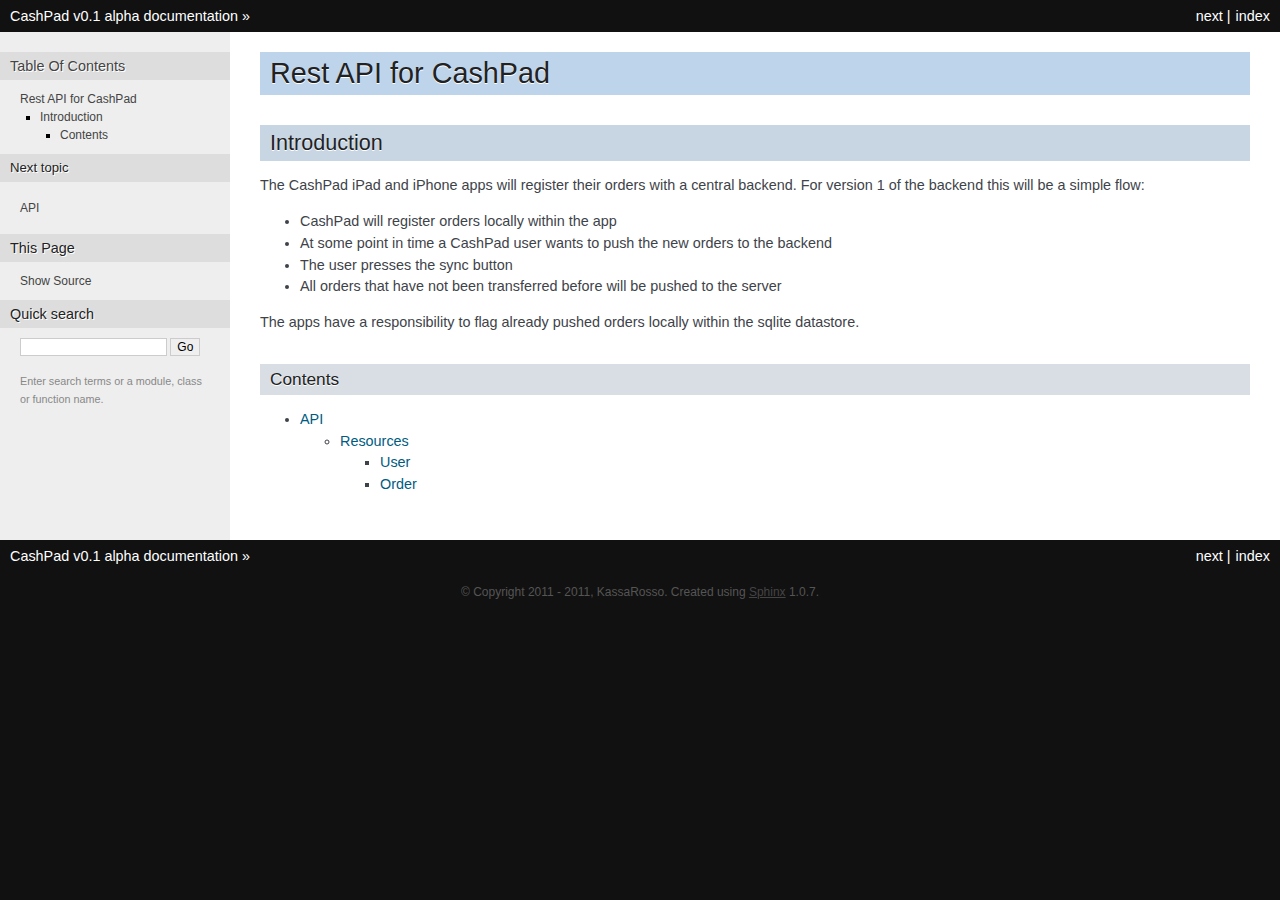
<file: index.html>
<!DOCTYPE html PUBLIC "-//W3C//DTD XHTML 1.0 Transitional//EN"
  "http://www.w3.org/TR/xhtml1/DTD/xhtml1-transitional.dtd">

<html xmlns="http://www.w3.org/1999/xhtml">
  <head>
    <meta http-equiv="Content-Type" content="text/html; charset=utf-8" />
    
    <title>Rest API for CashPad &mdash; CashPad v0.1 alpha documentation</title>
    <link rel="stylesheet" href="_static/maykinmedia.css" type="text/css" />
    <link rel="stylesheet" href="_static/pygments.css" type="text/css" />
    <script type="text/javascript">
      var DOCUMENTATION_OPTIONS = {
        URL_ROOT:    '',
        VERSION:     '0.1 alpha',
        COLLAPSE_INDEX: false,
        FILE_SUFFIX: '.html',
        HAS_SOURCE:  true
      };
    </script>
    <script type="text/javascript" src="_static/jquery.js"></script>
    <script type="text/javascript" src="_static/underscore.js"></script>
    <script type="text/javascript" src="_static/doctools.js"></script>
    <link rel="top" title="CashPad v0.1 alpha documentation" href="#" />
    <link rel="next" title="API" href="api/index.html" /> 
  </head>
  <body>
    <div class="related">
      <h3>Navigation</h3>
      <ul>
        <li class="right" style="margin-right: 10px">
          <a href="genindex.html" title="General Index"
             accesskey="I">index</a></li>
        <li class="right" >
          <a href="api/index.html" title="API"
             accesskey="N">next</a> |</li>
        <li><a href="#">CashPad v0.1 alpha documentation</a> &raquo;</li> 
      </ul>
    </div>  

    <div class="document">
      <div class="documentwrapper">
        <div class="bodywrapper">
          <div class="body">
            
  <div class="section" id="rest-api-for-cashpad">
<span id="index"></span><h1>Rest API for CashPad<a class="headerlink" href="#rest-api-for-cashpad" title="Permalink to this headline">¶</a></h1>
<div class="section" id="introduction">
<h2>Introduction<a class="headerlink" href="#introduction" title="Permalink to this headline">¶</a></h2>
<p>The CashPad iPad and iPhone apps will register their orders with a central backend. For version 1 of the backend this will be a simple flow:</p>
<ul class="simple">
<li>CashPad will register orders locally within the app</li>
<li>At some point in time a CashPad user wants to push the new orders to the backend</li>
<li>The user presses the sync button</li>
<li>All orders that have not been transferred before will be pushed to the server</li>
</ul>
<p>The apps have a responsibility to flag already pushed orders locally within the sqlite datastore.</p>
<div class="section" id="contents">
<h3>Contents<a class="headerlink" href="#contents" title="Permalink to this headline">¶</a></h3>
<div class="toctree-wrapper compound">
<ul>
<li class="toctree-l1"><a class="reference internal" href="api/index.html">API</a><ul>
<li class="toctree-l2"><a class="reference internal" href="api/resources/index.html">Resources</a><ul>
<li class="toctree-l3"><a class="reference internal" href="api/resources/user.html">User</a></li>
<li class="toctree-l3"><a class="reference internal" href="api/resources/order.html">Order</a></li>
</ul>
</li>
</ul>
</li>
</ul>
</div>
</div>
</div>
</div>


          </div>
        </div>
      </div>
      <div class="sphinxsidebar">
        <div class="sphinxsidebarwrapper">
  <h3><a href="#">Table Of Contents</a></h3>
  <ul>
<li><a class="reference internal" href="#">Rest API for CashPad</a><ul>
<li><a class="reference internal" href="#introduction">Introduction</a><ul>
<li><a class="reference internal" href="#contents">Contents</a><ul>
</ul>
</li>
</ul>
</li>
</ul>
</li>
</ul>

  <h4>Next topic</h4>
  <p class="topless"><a href="api/index.html"
                        title="next chapter">API</a></p>
  <h3>This Page</h3>
  <ul class="this-page-menu">
    <li><a href="_sources/index.txt"
           rel="nofollow">Show Source</a></li>
  </ul>
<div id="searchbox" style="display: none">
  <h3>Quick search</h3>
    <form class="search" action="search.html" method="get">
      <input type="text" name="q" size="18" />
      <input type="submit" value="Go" />
      <input type="hidden" name="check_keywords" value="yes" />
      <input type="hidden" name="area" value="default" />
    </form>
    <p class="searchtip" style="font-size: 90%">
    Enter search terms or a module, class or function name.
    </p>
</div>
<script type="text/javascript">$('#searchbox').show(0);</script>
        </div>
      </div>
      <div class="clearer"></div>
    </div>
    <div class="related">
      <h3>Navigation</h3>
      <ul>
        <li class="right" style="margin-right: 10px">
          <a href="genindex.html" title="General Index"
             >index</a></li>
        <li class="right" >
          <a href="api/index.html" title="API"
             >next</a> |</li>
        <li><a href="#">CashPad v0.1 alpha documentation</a> &raquo;</li> 
      </ul>
    </div>
    <div class="footer">
        &copy; Copyright 2011 - 2011, KassaRosso.
      Created using <a href="http://sphinx.pocoo.org/">Sphinx</a> 1.0.7.
    </div>
  </body>
</html>
</file>
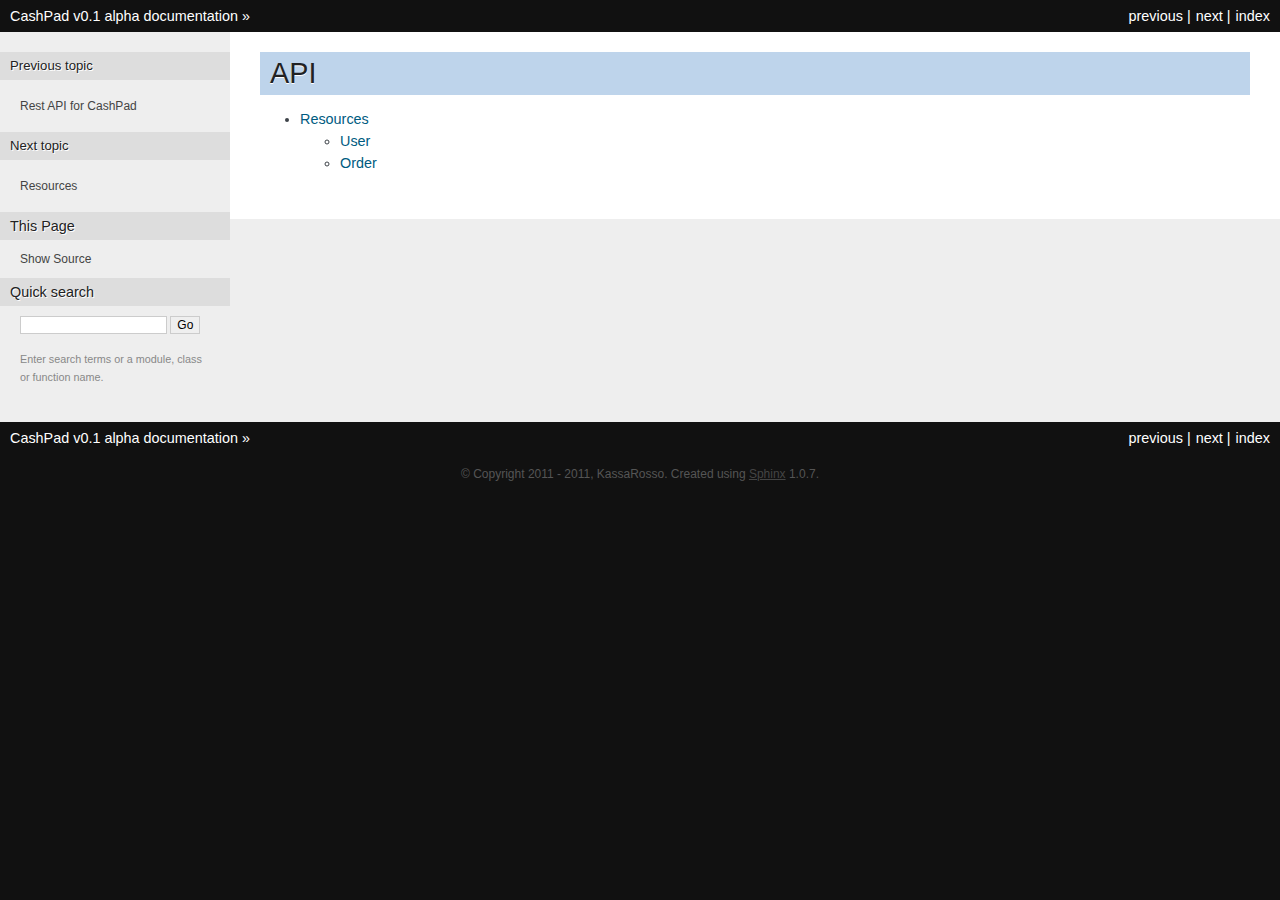
<file: api/index.html>
<!DOCTYPE html PUBLIC "-//W3C//DTD XHTML 1.0 Transitional//EN"
  "http://www.w3.org/TR/xhtml1/DTD/xhtml1-transitional.dtd">

<html xmlns="http://www.w3.org/1999/xhtml">
  <head>
    <meta http-equiv="Content-Type" content="text/html; charset=utf-8" />
    
    <title>API &mdash; CashPad v0.1 alpha documentation</title>
    <link rel="stylesheet" href="../_static/maykinmedia.css" type="text/css" />
    <link rel="stylesheet" href="../_static/pygments.css" type="text/css" />
    <script type="text/javascript">
      var DOCUMENTATION_OPTIONS = {
        URL_ROOT:    '../',
        VERSION:     '0.1 alpha',
        COLLAPSE_INDEX: false,
        FILE_SUFFIX: '.html',
        HAS_SOURCE:  true
      };
    </script>
    <script type="text/javascript" src="../_static/jquery.js"></script>
    <script type="text/javascript" src="../_static/underscore.js"></script>
    <script type="text/javascript" src="../_static/doctools.js"></script>
    <link rel="top" title="CashPad v0.1 alpha documentation" href="../index.html" />
    <link rel="next" title="Resources" href="resources/index.html" />
    <link rel="prev" title="Rest API for CashPad" href="../index.html" /> 
  </head>
  <body>
    <div class="related">
      <h3>Navigation</h3>
      <ul>
        <li class="right" style="margin-right: 10px">
          <a href="../genindex.html" title="General Index"
             accesskey="I">index</a></li>
        <li class="right" >
          <a href="resources/index.html" title="Resources"
             accesskey="N">next</a> |</li>
        <li class="right" >
          <a href="../index.html" title="Rest API for CashPad"
             accesskey="P">previous</a> |</li>
        <li><a href="../index.html">CashPad v0.1 alpha documentation</a> &raquo;</li> 
      </ul>
    </div>  

    <div class="document">
      <div class="documentwrapper">
        <div class="bodywrapper">
          <div class="body">
            
  <div class="section" id="api">
<span id="api-index"></span><h1>API<a class="headerlink" href="#api" title="Permalink to this headline">¶</a></h1>
<div class="toctree-wrapper compound">
<ul>
<li class="toctree-l1"><a class="reference internal" href="resources/index.html">Resources</a><ul>
<li class="toctree-l2"><a class="reference internal" href="resources/user.html">User</a></li>
<li class="toctree-l2"><a class="reference internal" href="resources/order.html">Order</a></li>
</ul>
</li>
</ul>
</div>
</div>


          </div>
        </div>
      </div>
      <div class="sphinxsidebar">
        <div class="sphinxsidebarwrapper">
  <h4>Previous topic</h4>
  <p class="topless"><a href="../index.html"
                        title="previous chapter">Rest API for CashPad</a></p>
  <h4>Next topic</h4>
  <p class="topless"><a href="resources/index.html"
                        title="next chapter">Resources</a></p>
  <h3>This Page</h3>
  <ul class="this-page-menu">
    <li><a href="../_sources/api/index.txt"
           rel="nofollow">Show Source</a></li>
  </ul>
<div id="searchbox" style="display: none">
  <h3>Quick search</h3>
    <form class="search" action="../search.html" method="get">
      <input type="text" name="q" size="18" />
      <input type="submit" value="Go" />
      <input type="hidden" name="check_keywords" value="yes" />
      <input type="hidden" name="area" value="default" />
    </form>
    <p class="searchtip" style="font-size: 90%">
    Enter search terms or a module, class or function name.
    </p>
</div>
<script type="text/javascript">$('#searchbox').show(0);</script>
        </div>
      </div>
      <div class="clearer"></div>
    </div>
    <div class="related">
      <h3>Navigation</h3>
      <ul>
        <li class="right" style="margin-right: 10px">
          <a href="../genindex.html" title="General Index"
             >index</a></li>
        <li class="right" >
          <a href="resources/index.html" title="Resources"
             >next</a> |</li>
        <li class="right" >
          <a href="../index.html" title="Rest API for CashPad"
             >previous</a> |</li>
        <li><a href="../index.html">CashPad v0.1 alpha documentation</a> &raquo;</li> 
      </ul>
    </div>
    <div class="footer">
        &copy; Copyright 2011 - 2011, KassaRosso.
      Created using <a href="http://sphinx.pocoo.org/">Sphinx</a> 1.0.7.
    </div>
  </body>
</html>
</file>
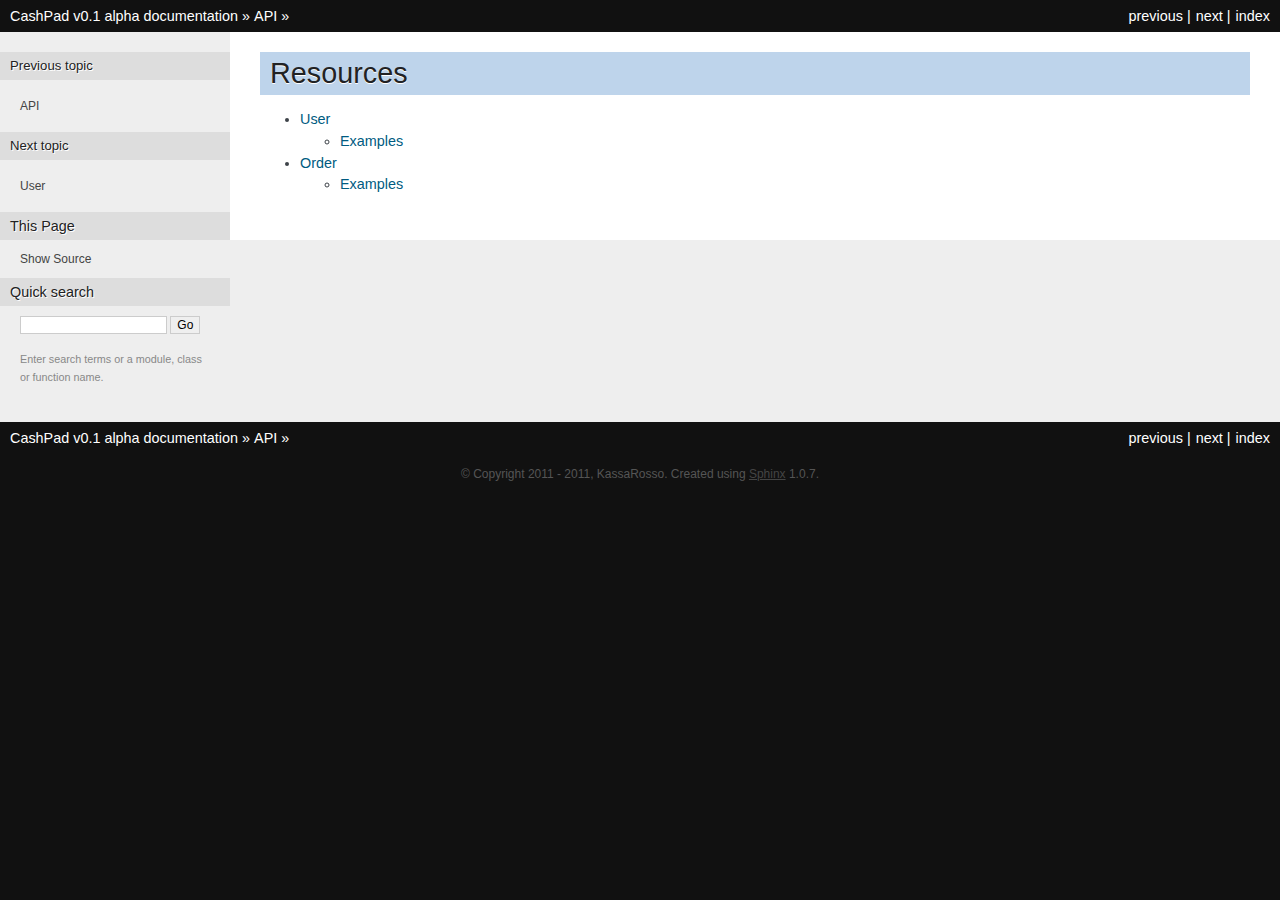
<file: api/resources/index.html>
<!DOCTYPE html PUBLIC "-//W3C//DTD XHTML 1.0 Transitional//EN"
  "http://www.w3.org/TR/xhtml1/DTD/xhtml1-transitional.dtd">

<html xmlns="http://www.w3.org/1999/xhtml">
  <head>
    <meta http-equiv="Content-Type" content="text/html; charset=utf-8" />
    
    <title>Resources &mdash; CashPad v0.1 alpha documentation</title>
    <link rel="stylesheet" href="../../_static/maykinmedia.css" type="text/css" />
    <link rel="stylesheet" href="../../_static/pygments.css" type="text/css" />
    <script type="text/javascript">
      var DOCUMENTATION_OPTIONS = {
        URL_ROOT:    '../../',
        VERSION:     '0.1 alpha',
        COLLAPSE_INDEX: false,
        FILE_SUFFIX: '.html',
        HAS_SOURCE:  true
      };
    </script>
    <script type="text/javascript" src="../../_static/jquery.js"></script>
    <script type="text/javascript" src="../../_static/underscore.js"></script>
    <script type="text/javascript" src="../../_static/doctools.js"></script>
    <link rel="top" title="CashPad v0.1 alpha documentation" href="../../index.html" />
    <link rel="up" title="API" href="../index.html" />
    <link rel="next" title="User" href="user.html" />
    <link rel="prev" title="API" href="../index.html" /> 
  </head>
  <body>
    <div class="related">
      <h3>Navigation</h3>
      <ul>
        <li class="right" style="margin-right: 10px">
          <a href="../../genindex.html" title="General Index"
             accesskey="I">index</a></li>
        <li class="right" >
          <a href="user.html" title="User"
             accesskey="N">next</a> |</li>
        <li class="right" >
          <a href="../index.html" title="API"
             accesskey="P">previous</a> |</li>
        <li><a href="../../index.html">CashPad v0.1 alpha documentation</a> &raquo;</li>
          <li><a href="../index.html" accesskey="U">API</a> &raquo;</li> 
      </ul>
    </div>  

    <div class="document">
      <div class="documentwrapper">
        <div class="bodywrapper">
          <div class="body">
            
  <div class="section" id="resources">
<span id="api-resources-index"></span><h1>Resources<a class="headerlink" href="#resources" title="Permalink to this headline">¶</a></h1>
<div class="toctree-wrapper compound">
<ul>
<li class="toctree-l1"><a class="reference internal" href="user.html">User</a><ul>
<li class="toctree-l2"><a class="reference internal" href="user.html#examples">Examples</a></li>
</ul>
</li>
<li class="toctree-l1"><a class="reference internal" href="order.html">Order</a><ul>
<li class="toctree-l2"><a class="reference internal" href="order.html#examples">Examples</a></li>
</ul>
</li>
</ul>
</div>
</div>


          </div>
        </div>
      </div>
      <div class="sphinxsidebar">
        <div class="sphinxsidebarwrapper">
  <h4>Previous topic</h4>
  <p class="topless"><a href="../index.html"
                        title="previous chapter">API</a></p>
  <h4>Next topic</h4>
  <p class="topless"><a href="user.html"
                        title="next chapter">User</a></p>
  <h3>This Page</h3>
  <ul class="this-page-menu">
    <li><a href="../../_sources/api/resources/index.txt"
           rel="nofollow">Show Source</a></li>
  </ul>
<div id="searchbox" style="display: none">
  <h3>Quick search</h3>
    <form class="search" action="../../search.html" method="get">
      <input type="text" name="q" size="18" />
      <input type="submit" value="Go" />
      <input type="hidden" name="check_keywords" value="yes" />
      <input type="hidden" name="area" value="default" />
    </form>
    <p class="searchtip" style="font-size: 90%">
    Enter search terms or a module, class or function name.
    </p>
</div>
<script type="text/javascript">$('#searchbox').show(0);</script>
        </div>
      </div>
      <div class="clearer"></div>
    </div>
    <div class="related">
      <h3>Navigation</h3>
      <ul>
        <li class="right" style="margin-right: 10px">
          <a href="../../genindex.html" title="General Index"
             >index</a></li>
        <li class="right" >
          <a href="user.html" title="User"
             >next</a> |</li>
        <li class="right" >
          <a href="../index.html" title="API"
             >previous</a> |</li>
        <li><a href="../../index.html">CashPad v0.1 alpha documentation</a> &raquo;</li>
          <li><a href="../index.html" >API</a> &raquo;</li> 
      </ul>
    </div>
    <div class="footer">
        &copy; Copyright 2011 - 2011, KassaRosso.
      Created using <a href="http://sphinx.pocoo.org/">Sphinx</a> 1.0.7.
    </div>
  </body>
</html>
</file>
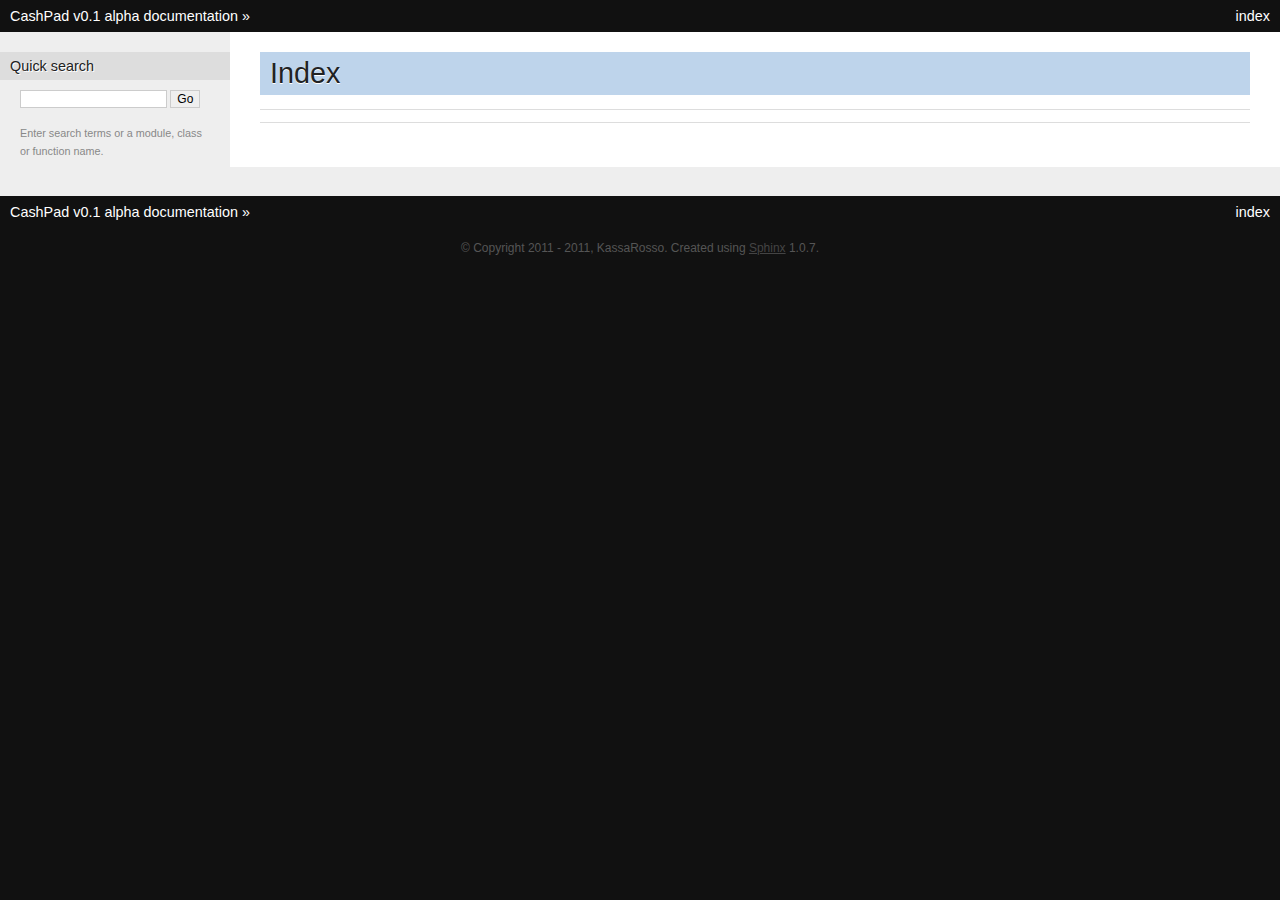
<file: genindex.html>
<!DOCTYPE html PUBLIC "-//W3C//DTD XHTML 1.0 Transitional//EN"
  "http://www.w3.org/TR/xhtml1/DTD/xhtml1-transitional.dtd">

<html xmlns="http://www.w3.org/1999/xhtml">
  <head>
    <meta http-equiv="Content-Type" content="text/html; charset=utf-8" />
    
    <title>Index &mdash; CashPad v0.1 alpha documentation</title>
    <link rel="stylesheet" href="_static/maykinmedia.css" type="text/css" />
    <link rel="stylesheet" href="_static/pygments.css" type="text/css" />
    <script type="text/javascript">
      var DOCUMENTATION_OPTIONS = {
        URL_ROOT:    '',
        VERSION:     '0.1 alpha',
        COLLAPSE_INDEX: false,
        FILE_SUFFIX: '.html',
        HAS_SOURCE:  true
      };
    </script>
    <script type="text/javascript" src="_static/jquery.js"></script>
    <script type="text/javascript" src="_static/underscore.js"></script>
    <script type="text/javascript" src="_static/doctools.js"></script>
    <link rel="top" title="CashPad v0.1 alpha documentation" href="index.html" /> 
  </head>
  <body>
    <div class="related">
      <h3>Navigation</h3>
      <ul>
        <li class="right" style="margin-right: 10px">
          <a href="#" title="General Index"
             accesskey="I">index</a></li>
        <li><a href="index.html">CashPad v0.1 alpha documentation</a> &raquo;</li> 
      </ul>
    </div>  

    <div class="document">
      <div class="documentwrapper">
        <div class="bodywrapper">
          <div class="body">
            

   <h1 id="index">Index</h1>

   <div class="genindex-jumpbox">
   
   </div>


          </div>
        </div>
      </div>
      <div class="sphinxsidebar">
        <div class="sphinxsidebarwrapper">

   

<div id="searchbox" style="display: none">
  <h3>Quick search</h3>
    <form class="search" action="search.html" method="get">
      <input type="text" name="q" size="18" />
      <input type="submit" value="Go" />
      <input type="hidden" name="check_keywords" value="yes" />
      <input type="hidden" name="area" value="default" />
    </form>
    <p class="searchtip" style="font-size: 90%">
    Enter search terms or a module, class or function name.
    </p>
</div>
<script type="text/javascript">$('#searchbox').show(0);</script>
        </div>
      </div>
      <div class="clearer"></div>
    </div>
    <div class="related">
      <h3>Navigation</h3>
      <ul>
        <li class="right" style="margin-right: 10px">
          <a href="#" title="General Index"
             >index</a></li>
        <li><a href="index.html">CashPad v0.1 alpha documentation</a> &raquo;</li> 
      </ul>
    </div>
    <div class="footer">
        &copy; Copyright 2011 - 2011, KassaRosso.
      Created using <a href="http://sphinx.pocoo.org/">Sphinx</a> 1.0.7.
    </div>
  </body>
</html>
</file>
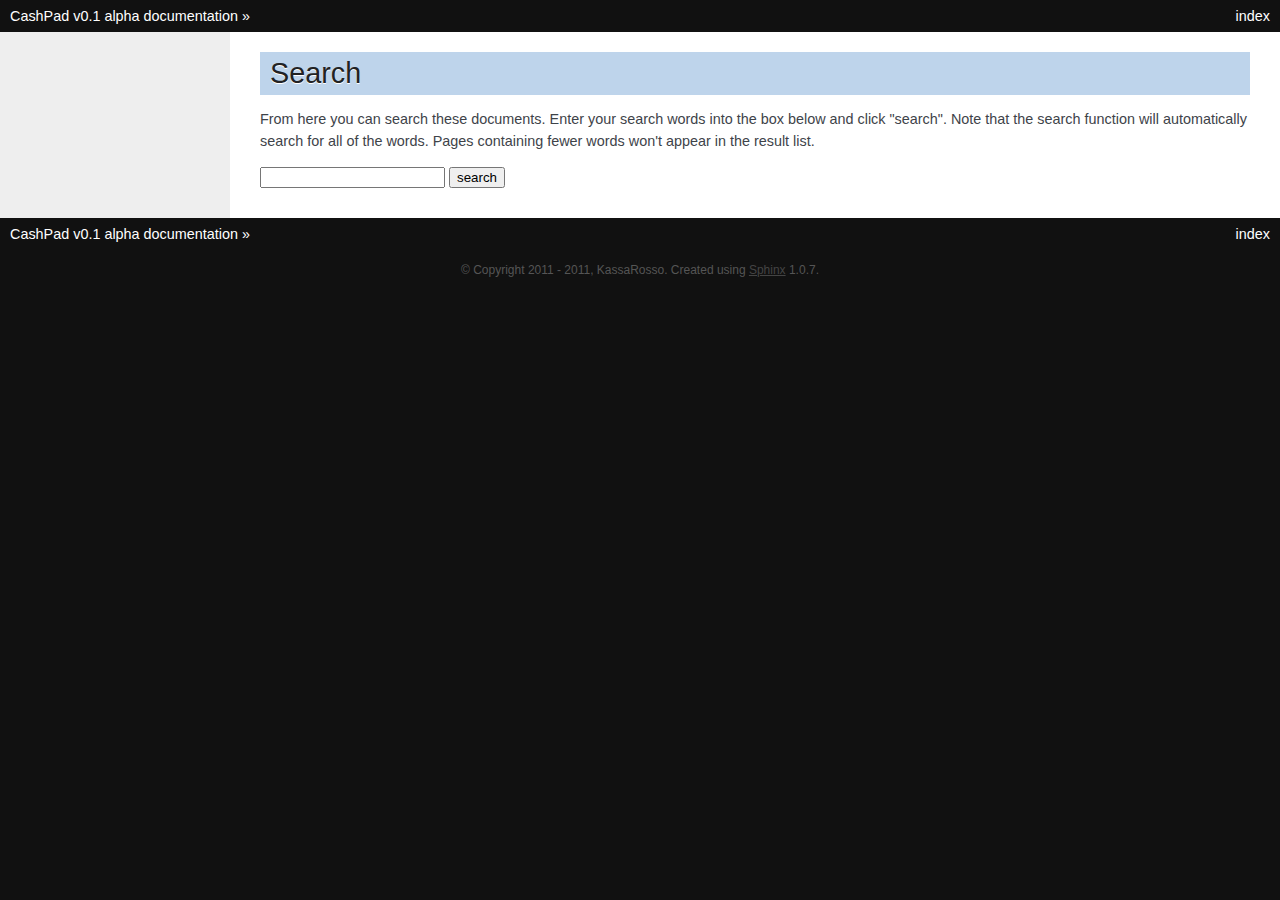
<file: search.html>
<!DOCTYPE html PUBLIC "-//W3C//DTD XHTML 1.0 Transitional//EN"
  "http://www.w3.org/TR/xhtml1/DTD/xhtml1-transitional.dtd">

<html xmlns="http://www.w3.org/1999/xhtml">
  <head>
    <meta http-equiv="Content-Type" content="text/html; charset=utf-8" />
    
    <title>Search &mdash; CashPad v0.1 alpha documentation</title>
    <link rel="stylesheet" href="_static/maykinmedia.css" type="text/css" />
    <link rel="stylesheet" href="_static/pygments.css" type="text/css" />
    <script type="text/javascript">
      var DOCUMENTATION_OPTIONS = {
        URL_ROOT:    '',
        VERSION:     '0.1 alpha',
        COLLAPSE_INDEX: false,
        FILE_SUFFIX: '.html',
        HAS_SOURCE:  true
      };
    </script>
    <script type="text/javascript" src="_static/jquery.js"></script>
    <script type="text/javascript" src="_static/underscore.js"></script>
    <script type="text/javascript" src="_static/doctools.js"></script>
    <script type="text/javascript" src="_static/searchtools.js"></script>
    <link rel="top" title="CashPad v0.1 alpha documentation" href="index.html" />
  <script type="text/javascript">
    jQuery(function() { Search.loadIndex("searchindex.js"); });
  </script>
   

  </head>
  <body>
    <div class="related">
      <h3>Navigation</h3>
      <ul>
        <li class="right" style="margin-right: 10px">
          <a href="genindex.html" title="General Index"
             accesskey="I">index</a></li>
        <li><a href="index.html">CashPad v0.1 alpha documentation</a> &raquo;</li> 
      </ul>
    </div>  

    <div class="document">
      <div class="documentwrapper">
        <div class="bodywrapper">
          <div class="body">
            
  <h1 id="search-documentation">Search</h1>
  <div id="fallback" class="admonition warning">
  <script type="text/javascript">$('#fallback').hide();</script>
  <p>
    Please activate JavaScript to enable the search
    functionality.
  </p>
  </div>
  <p>
    From here you can search these documents. Enter your search
    words into the box below and click "search". Note that the search
    function will automatically search for all of the words. Pages
    containing fewer words won't appear in the result list.
  </p>
  <form action="" method="get">
    <input type="text" name="q" value="" />
    <input type="submit" value="search" />
    <span id="search-progress" style="padding-left: 10px"></span>
  </form>
  
  <div id="search-results">
  
  </div>

          </div>
        </div>
      </div>
      <div class="sphinxsidebar">
        <div class="sphinxsidebarwrapper">
        </div>
      </div>
      <div class="clearer"></div>
    </div>
    <div class="related">
      <h3>Navigation</h3>
      <ul>
        <li class="right" style="margin-right: 10px">
          <a href="genindex.html" title="General Index"
             >index</a></li>
        <li><a href="index.html">CashPad v0.1 alpha documentation</a> &raquo;</li> 
      </ul>
    </div>
    <div class="footer">
        &copy; Copyright 2011 - 2011, KassaRosso.
      Created using <a href="http://sphinx.pocoo.org/">Sphinx</a> 1.0.7.
    </div>
  </body>
</html>
</file>
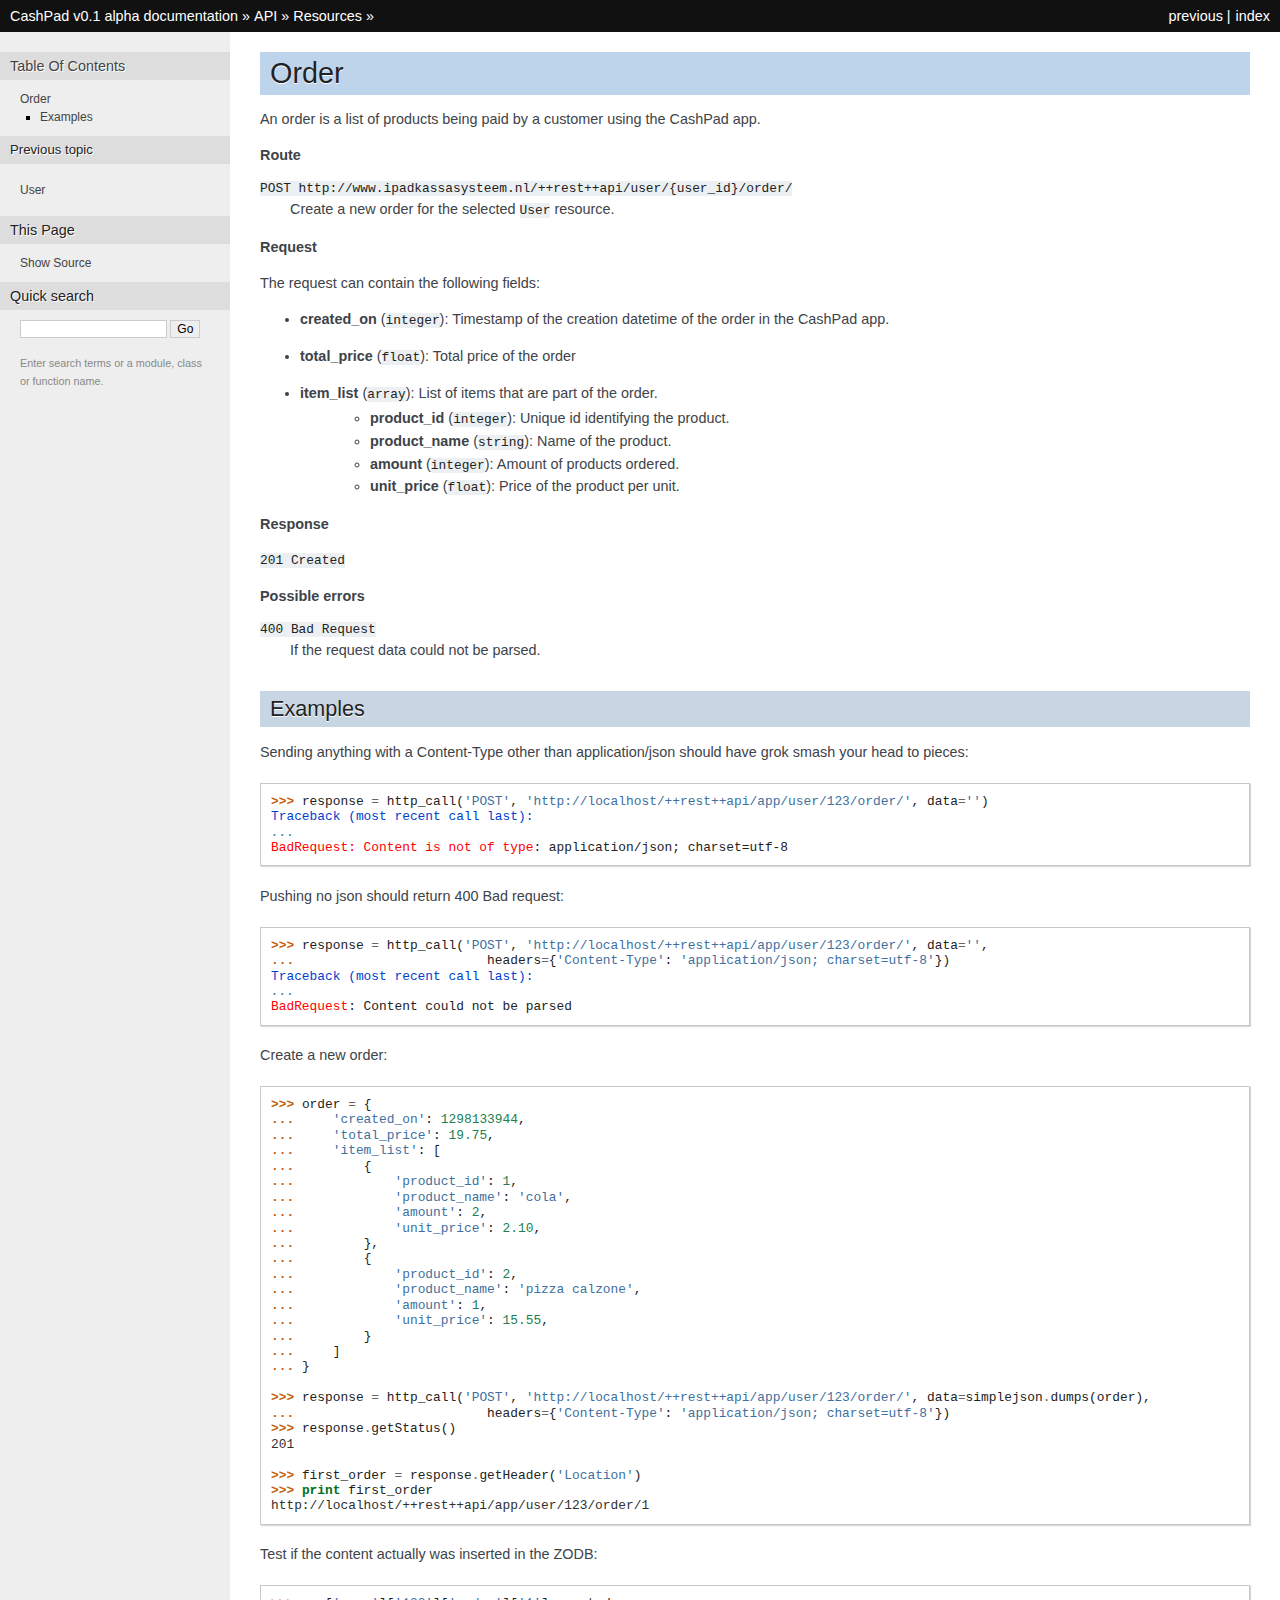
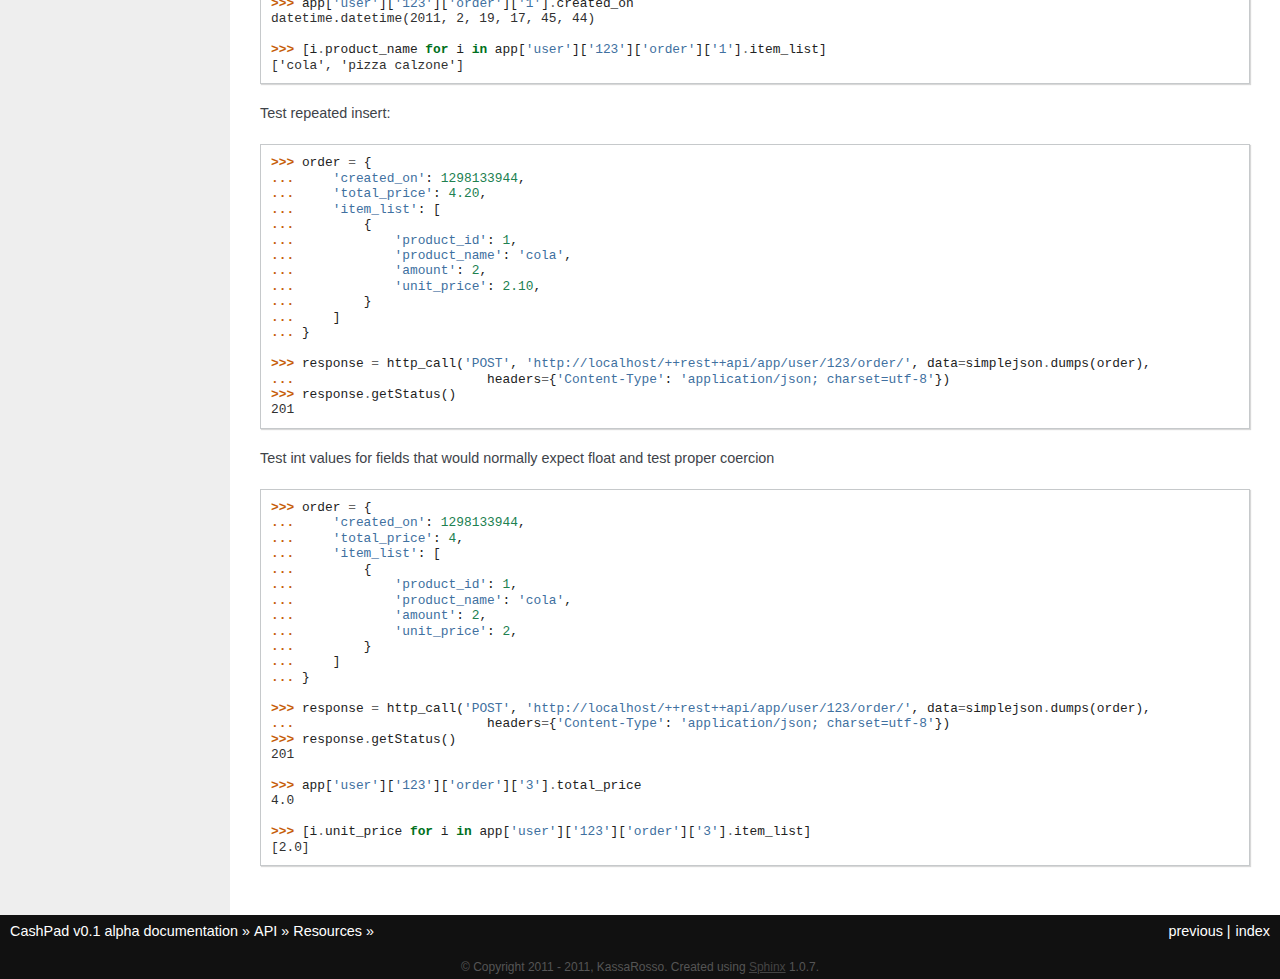
<file: api/resources/order.html>
<!DOCTYPE html PUBLIC "-//W3C//DTD XHTML 1.0 Transitional//EN"
  "http://www.w3.org/TR/xhtml1/DTD/xhtml1-transitional.dtd">

<html xmlns="http://www.w3.org/1999/xhtml">
  <head>
    <meta http-equiv="Content-Type" content="text/html; charset=utf-8" />
    
    <title>Order &mdash; CashPad v0.1 alpha documentation</title>
    <link rel="stylesheet" href="../../_static/maykinmedia.css" type="text/css" />
    <link rel="stylesheet" href="../../_static/pygments.css" type="text/css" />
    <script type="text/javascript">
      var DOCUMENTATION_OPTIONS = {
        URL_ROOT:    '../../',
        VERSION:     '0.1 alpha',
        COLLAPSE_INDEX: false,
        FILE_SUFFIX: '.html',
        HAS_SOURCE:  true
      };
    </script>
    <script type="text/javascript" src="../../_static/jquery.js"></script>
    <script type="text/javascript" src="../../_static/underscore.js"></script>
    <script type="text/javascript" src="../../_static/doctools.js"></script>
    <link rel="top" title="CashPad v0.1 alpha documentation" href="../../index.html" />
    <link rel="up" title="Resources" href="index.html" />
    <link rel="prev" title="User" href="user.html" /> 
  </head>
  <body>
    <div class="related">
      <h3>Navigation</h3>
      <ul>
        <li class="right" style="margin-right: 10px">
          <a href="../../genindex.html" title="General Index"
             accesskey="I">index</a></li>
        <li class="right" >
          <a href="user.html" title="User"
             accesskey="P">previous</a> |</li>
        <li><a href="../../index.html">CashPad v0.1 alpha documentation</a> &raquo;</li>
          <li><a href="../index.html" >API</a> &raquo;</li>
          <li><a href="index.html" accesskey="U">Resources</a> &raquo;</li> 
      </ul>
    </div>  

    <div class="document">
      <div class="documentwrapper">
        <div class="bodywrapper">
          <div class="body">
            
  <div class="section" id="order">
<h1>Order<a class="headerlink" href="#order" title="Permalink to this headline">¶</a></h1>
<p>An order is a list of products being paid by a customer using the CashPad app.</p>
<p><strong>Route</strong></p>
<dl class="docutils">
<dt><tt class="docutils literal"><span class="pre">POST</span> <span class="pre">http://www.ipadkassasysteem.nl/++rest++api/user/{user_id}/order/</span></tt></dt>
<dd>Create a new order for the selected <tt class="docutils literal"><span class="pre">User</span></tt> resource.</dd>
</dl>
<p><strong>Request</strong></p>
<p>The request can contain the following fields:</p>
<ul>
<li><p class="first"><strong>created_on</strong> (<tt class="docutils literal"><span class="pre">integer</span></tt>): Timestamp of the creation datetime of the order in the CashPad app.</p>
</li>
<li><p class="first"><strong>total_price</strong> (<tt class="docutils literal"><span class="pre">float</span></tt>): Total price of the order</p>
</li>
<li><dl class="first docutils">
<dt><strong>item_list</strong> (<tt class="docutils literal"><span class="pre">array</span></tt>): List of items that are part of the order.</dt>
<dd><ul class="first last simple">
<li><strong>product_id</strong> (<tt class="docutils literal"><span class="pre">integer</span></tt>): Unique id identifying the product.</li>
<li><strong>product_name</strong> (<tt class="docutils literal"><span class="pre">string</span></tt>): Name of the product.</li>
<li><strong>amount</strong> (<tt class="docutils literal"><span class="pre">integer</span></tt>): Amount of products ordered.</li>
<li><strong>unit_price</strong> (<tt class="docutils literal"><span class="pre">float</span></tt>): Price of the product per unit.</li>
</ul>
</dd>
</dl>
</li>
</ul>
<p><strong>Response</strong></p>
<p><tt class="docutils literal"><span class="pre">201</span> <span class="pre">Created</span></tt></p>
<p><strong>Possible errors</strong></p>
<dl class="docutils">
<dt><tt class="docutils literal"><span class="pre">400</span> <span class="pre">Bad</span> <span class="pre">Request</span></tt></dt>
<dd>If the request data could not be parsed.</dd>
</dl>
<div class="section" id="examples">
<h2>Examples<a class="headerlink" href="#examples" title="Permalink to this headline">¶</a></h2>
<p>Sending anything with a Content-Type other than application/json should have grok smash your head to pieces:</p>
<div class="highlight-python"><div class="highlight"><pre><span class="gp">&gt;&gt;&gt; </span><span class="n">response</span> <span class="o">=</span> <span class="n">http_call</span><span class="p">(</span><span class="s">&#39;POST&#39;</span><span class="p">,</span> <span class="s">&#39;http://localhost/++rest++api/app/user/123/order/&#39;</span><span class="p">,</span> <span class="n">data</span><span class="o">=</span><span class="s">&#39;&#39;</span><span class="p">)</span>
<span class="gt">Traceback (most recent call last):</span>
<span class="c">...</span>
<span class="gr">BadRequest: Content is not of type</span>: <span class="n">application/json; charset=utf-8</span>
</pre></div>
</div>
<p>Pushing no json should return 400 Bad request:</p>
<div class="highlight-python"><div class="highlight"><pre><span class="gp">&gt;&gt;&gt; </span><span class="n">response</span> <span class="o">=</span> <span class="n">http_call</span><span class="p">(</span><span class="s">&#39;POST&#39;</span><span class="p">,</span> <span class="s">&#39;http://localhost/++rest++api/app/user/123/order/&#39;</span><span class="p">,</span> <span class="n">data</span><span class="o">=</span><span class="s">&#39;&#39;</span><span class="p">,</span>
<span class="gp">... </span>                        <span class="n">headers</span><span class="o">=</span><span class="p">{</span><span class="s">&#39;Content-Type&#39;</span><span class="p">:</span> <span class="s">&#39;application/json; charset=utf-8&#39;</span><span class="p">})</span>
<span class="gt">Traceback (most recent call last):</span>
<span class="c">...</span>
<span class="gr">BadRequest</span>: <span class="n">Content could not be parsed</span>
</pre></div>
</div>
<p>Create a new order:</p>
<div class="highlight-python"><div class="highlight"><pre><span class="gp">&gt;&gt;&gt; </span><span class="n">order</span> <span class="o">=</span> <span class="p">{</span>
<span class="gp">... </span>    <span class="s">&#39;created_on&#39;</span><span class="p">:</span> <span class="mi">1298133944</span><span class="p">,</span>
<span class="gp">... </span>    <span class="s">&#39;total_price&#39;</span><span class="p">:</span> <span class="mf">19.75</span><span class="p">,</span>
<span class="gp">... </span>    <span class="s">&#39;item_list&#39;</span><span class="p">:</span> <span class="p">[</span>
<span class="gp">... </span>        <span class="p">{</span>
<span class="gp">... </span>            <span class="s">&#39;product_id&#39;</span><span class="p">:</span> <span class="mi">1</span><span class="p">,</span>
<span class="gp">... </span>            <span class="s">&#39;product_name&#39;</span><span class="p">:</span> <span class="s">&#39;cola&#39;</span><span class="p">,</span>
<span class="gp">... </span>            <span class="s">&#39;amount&#39;</span><span class="p">:</span> <span class="mi">2</span><span class="p">,</span>
<span class="gp">... </span>            <span class="s">&#39;unit_price&#39;</span><span class="p">:</span> <span class="mf">2.10</span><span class="p">,</span>
<span class="gp">... </span>        <span class="p">},</span>
<span class="gp">... </span>        <span class="p">{</span>
<span class="gp">... </span>            <span class="s">&#39;product_id&#39;</span><span class="p">:</span> <span class="mi">2</span><span class="p">,</span>
<span class="gp">... </span>            <span class="s">&#39;product_name&#39;</span><span class="p">:</span> <span class="s">&#39;pizza calzone&#39;</span><span class="p">,</span>
<span class="gp">... </span>            <span class="s">&#39;amount&#39;</span><span class="p">:</span> <span class="mi">1</span><span class="p">,</span>
<span class="gp">... </span>            <span class="s">&#39;unit_price&#39;</span><span class="p">:</span> <span class="mf">15.55</span><span class="p">,</span>
<span class="gp">... </span>        <span class="p">}</span>
<span class="gp">... </span>    <span class="p">]</span>
<span class="gp">... </span><span class="p">}</span>

<span class="gp">&gt;&gt;&gt; </span><span class="n">response</span> <span class="o">=</span> <span class="n">http_call</span><span class="p">(</span><span class="s">&#39;POST&#39;</span><span class="p">,</span> <span class="s">&#39;http://localhost/++rest++api/app/user/123/order/&#39;</span><span class="p">,</span> <span class="n">data</span><span class="o">=</span><span class="n">simplejson</span><span class="o">.</span><span class="n">dumps</span><span class="p">(</span><span class="n">order</span><span class="p">),</span>
<span class="gp">... </span>                        <span class="n">headers</span><span class="o">=</span><span class="p">{</span><span class="s">&#39;Content-Type&#39;</span><span class="p">:</span> <span class="s">&#39;application/json; charset=utf-8&#39;</span><span class="p">})</span>
<span class="gp">&gt;&gt;&gt; </span><span class="n">response</span><span class="o">.</span><span class="n">getStatus</span><span class="p">()</span>
<span class="go">201</span>

<span class="gp">&gt;&gt;&gt; </span><span class="n">first_order</span> <span class="o">=</span> <span class="n">response</span><span class="o">.</span><span class="n">getHeader</span><span class="p">(</span><span class="s">&#39;Location&#39;</span><span class="p">)</span>
<span class="gp">&gt;&gt;&gt; </span><span class="k">print</span> <span class="n">first_order</span>
<span class="go">http://localhost/++rest++api/app/user/123/order/1</span>
</pre></div>
</div>
<p>Test if the content actually was inserted in the ZODB:</p>
<div class="highlight-python"><div class="highlight"><pre><span class="gp">&gt;&gt;&gt; </span><span class="n">app</span><span class="p">[</span><span class="s">&#39;user&#39;</span><span class="p">][</span><span class="s">&#39;123&#39;</span><span class="p">][</span><span class="s">&#39;order&#39;</span><span class="p">][</span><span class="s">&#39;1&#39;</span><span class="p">]</span><span class="o">.</span><span class="n">created_on</span>
<span class="go">datetime.datetime(2011, 2, 19, 17, 45, 44)</span>

<span class="gp">&gt;&gt;&gt; </span><span class="p">[</span><span class="n">i</span><span class="o">.</span><span class="n">product_name</span> <span class="k">for</span> <span class="n">i</span> <span class="ow">in</span> <span class="n">app</span><span class="p">[</span><span class="s">&#39;user&#39;</span><span class="p">][</span><span class="s">&#39;123&#39;</span><span class="p">][</span><span class="s">&#39;order&#39;</span><span class="p">][</span><span class="s">&#39;1&#39;</span><span class="p">]</span><span class="o">.</span><span class="n">item_list</span><span class="p">]</span>
<span class="go">[&#39;cola&#39;, &#39;pizza calzone&#39;]</span>
</pre></div>
</div>
<p>Test repeated insert:</p>
<div class="highlight-python"><div class="highlight"><pre><span class="gp">&gt;&gt;&gt; </span><span class="n">order</span> <span class="o">=</span> <span class="p">{</span>
<span class="gp">... </span>    <span class="s">&#39;created_on&#39;</span><span class="p">:</span> <span class="mi">1298133944</span><span class="p">,</span>
<span class="gp">... </span>    <span class="s">&#39;total_price&#39;</span><span class="p">:</span> <span class="mf">4.20</span><span class="p">,</span>
<span class="gp">... </span>    <span class="s">&#39;item_list&#39;</span><span class="p">:</span> <span class="p">[</span>
<span class="gp">... </span>        <span class="p">{</span>
<span class="gp">... </span>            <span class="s">&#39;product_id&#39;</span><span class="p">:</span> <span class="mi">1</span><span class="p">,</span>
<span class="gp">... </span>            <span class="s">&#39;product_name&#39;</span><span class="p">:</span> <span class="s">&#39;cola&#39;</span><span class="p">,</span>
<span class="gp">... </span>            <span class="s">&#39;amount&#39;</span><span class="p">:</span> <span class="mi">2</span><span class="p">,</span>
<span class="gp">... </span>            <span class="s">&#39;unit_price&#39;</span><span class="p">:</span> <span class="mf">2.10</span><span class="p">,</span>
<span class="gp">... </span>        <span class="p">}</span>
<span class="gp">... </span>    <span class="p">]</span>
<span class="gp">... </span><span class="p">}</span>

<span class="gp">&gt;&gt;&gt; </span><span class="n">response</span> <span class="o">=</span> <span class="n">http_call</span><span class="p">(</span><span class="s">&#39;POST&#39;</span><span class="p">,</span> <span class="s">&#39;http://localhost/++rest++api/app/user/123/order/&#39;</span><span class="p">,</span> <span class="n">data</span><span class="o">=</span><span class="n">simplejson</span><span class="o">.</span><span class="n">dumps</span><span class="p">(</span><span class="n">order</span><span class="p">),</span>
<span class="gp">... </span>                        <span class="n">headers</span><span class="o">=</span><span class="p">{</span><span class="s">&#39;Content-Type&#39;</span><span class="p">:</span> <span class="s">&#39;application/json; charset=utf-8&#39;</span><span class="p">})</span>
<span class="gp">&gt;&gt;&gt; </span><span class="n">response</span><span class="o">.</span><span class="n">getStatus</span><span class="p">()</span>
<span class="go">201</span>
</pre></div>
</div>
<p>Test int values for fields that would normally expect float and test proper coercion</p>
<div class="highlight-python"><div class="highlight"><pre><span class="gp">&gt;&gt;&gt; </span><span class="n">order</span> <span class="o">=</span> <span class="p">{</span>
<span class="gp">... </span>    <span class="s">&#39;created_on&#39;</span><span class="p">:</span> <span class="mi">1298133944</span><span class="p">,</span>
<span class="gp">... </span>    <span class="s">&#39;total_price&#39;</span><span class="p">:</span> <span class="mi">4</span><span class="p">,</span>
<span class="gp">... </span>    <span class="s">&#39;item_list&#39;</span><span class="p">:</span> <span class="p">[</span>
<span class="gp">... </span>        <span class="p">{</span>
<span class="gp">... </span>            <span class="s">&#39;product_id&#39;</span><span class="p">:</span> <span class="mi">1</span><span class="p">,</span>
<span class="gp">... </span>            <span class="s">&#39;product_name&#39;</span><span class="p">:</span> <span class="s">&#39;cola&#39;</span><span class="p">,</span>
<span class="gp">... </span>            <span class="s">&#39;amount&#39;</span><span class="p">:</span> <span class="mi">2</span><span class="p">,</span>
<span class="gp">... </span>            <span class="s">&#39;unit_price&#39;</span><span class="p">:</span> <span class="mi">2</span><span class="p">,</span>
<span class="gp">... </span>        <span class="p">}</span>
<span class="gp">... </span>    <span class="p">]</span>
<span class="gp">... </span><span class="p">}</span>

<span class="gp">&gt;&gt;&gt; </span><span class="n">response</span> <span class="o">=</span> <span class="n">http_call</span><span class="p">(</span><span class="s">&#39;POST&#39;</span><span class="p">,</span> <span class="s">&#39;http://localhost/++rest++api/app/user/123/order/&#39;</span><span class="p">,</span> <span class="n">data</span><span class="o">=</span><span class="n">simplejson</span><span class="o">.</span><span class="n">dumps</span><span class="p">(</span><span class="n">order</span><span class="p">),</span>
<span class="gp">... </span>                        <span class="n">headers</span><span class="o">=</span><span class="p">{</span><span class="s">&#39;Content-Type&#39;</span><span class="p">:</span> <span class="s">&#39;application/json; charset=utf-8&#39;</span><span class="p">})</span>
<span class="gp">&gt;&gt;&gt; </span><span class="n">response</span><span class="o">.</span><span class="n">getStatus</span><span class="p">()</span>
<span class="go">201</span>

<span class="gp">&gt;&gt;&gt; </span><span class="n">app</span><span class="p">[</span><span class="s">&#39;user&#39;</span><span class="p">][</span><span class="s">&#39;123&#39;</span><span class="p">][</span><span class="s">&#39;order&#39;</span><span class="p">][</span><span class="s">&#39;3&#39;</span><span class="p">]</span><span class="o">.</span><span class="n">total_price</span>
<span class="go">4.0</span>

<span class="gp">&gt;&gt;&gt; </span><span class="p">[</span><span class="n">i</span><span class="o">.</span><span class="n">unit_price</span> <span class="k">for</span> <span class="n">i</span> <span class="ow">in</span> <span class="n">app</span><span class="p">[</span><span class="s">&#39;user&#39;</span><span class="p">][</span><span class="s">&#39;123&#39;</span><span class="p">][</span><span class="s">&#39;order&#39;</span><span class="p">][</span><span class="s">&#39;3&#39;</span><span class="p">]</span><span class="o">.</span><span class="n">item_list</span><span class="p">]</span>
<span class="go">[2.0]</span>
</pre></div>
</div>
</div>
</div>


          </div>
        </div>
      </div>
      <div class="sphinxsidebar">
        <div class="sphinxsidebarwrapper">
  <h3><a href="../../index.html">Table Of Contents</a></h3>
  <ul>
<li><a class="reference internal" href="#">Order</a><ul>
<li><a class="reference internal" href="#examples">Examples</a></li>
</ul>
</li>
</ul>

  <h4>Previous topic</h4>
  <p class="topless"><a href="user.html"
                        title="previous chapter">User</a></p>
  <h3>This Page</h3>
  <ul class="this-page-menu">
    <li><a href="../../_sources/api/resources/order.txt"
           rel="nofollow">Show Source</a></li>
  </ul>
<div id="searchbox" style="display: none">
  <h3>Quick search</h3>
    <form class="search" action="../../search.html" method="get">
      <input type="text" name="q" size="18" />
      <input type="submit" value="Go" />
      <input type="hidden" name="check_keywords" value="yes" />
      <input type="hidden" name="area" value="default" />
    </form>
    <p class="searchtip" style="font-size: 90%">
    Enter search terms or a module, class or function name.
    </p>
</div>
<script type="text/javascript">$('#searchbox').show(0);</script>
        </div>
      </div>
      <div class="clearer"></div>
    </div>
    <div class="related">
      <h3>Navigation</h3>
      <ul>
        <li class="right" style="margin-right: 10px">
          <a href="../../genindex.html" title="General Index"
             >index</a></li>
        <li class="right" >
          <a href="user.html" title="User"
             >previous</a> |</li>
        <li><a href="../../index.html">CashPad v0.1 alpha documentation</a> &raquo;</li>
          <li><a href="../index.html" >API</a> &raquo;</li>
          <li><a href="index.html" >Resources</a> &raquo;</li> 
      </ul>
    </div>
    <div class="footer">
        &copy; Copyright 2011 - 2011, KassaRosso.
      Created using <a href="http://sphinx.pocoo.org/">Sphinx</a> 1.0.7.
    </div>
  </body>
</html>
</file>
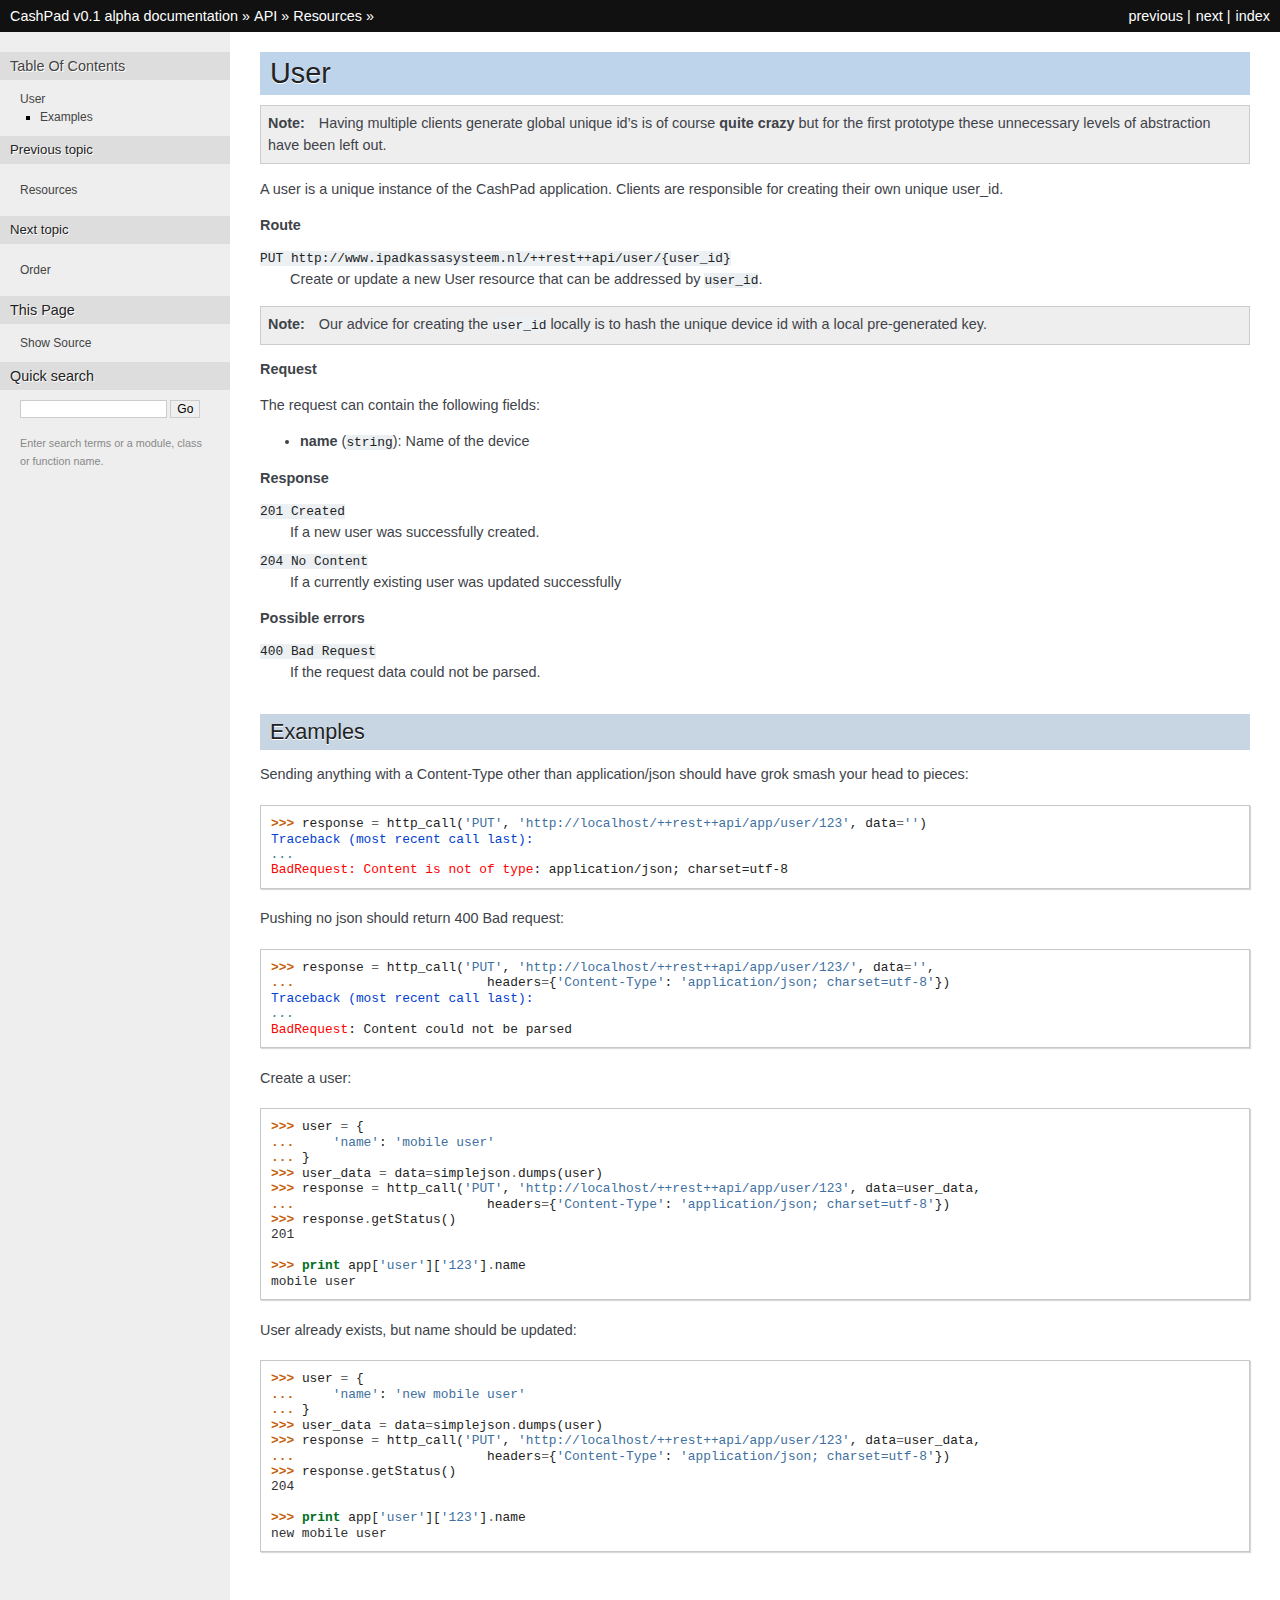
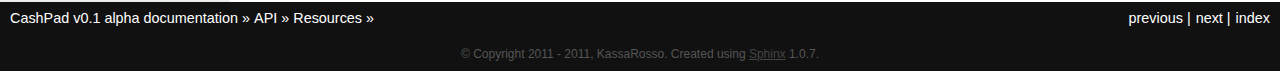
<file: api/resources/user.html>
<!DOCTYPE html PUBLIC "-//W3C//DTD XHTML 1.0 Transitional//EN"
  "http://www.w3.org/TR/xhtml1/DTD/xhtml1-transitional.dtd">

<html xmlns="http://www.w3.org/1999/xhtml">
  <head>
    <meta http-equiv="Content-Type" content="text/html; charset=utf-8" />
    
    <title>User &mdash; CashPad v0.1 alpha documentation</title>
    <link rel="stylesheet" href="../../_static/maykinmedia.css" type="text/css" />
    <link rel="stylesheet" href="../../_static/pygments.css" type="text/css" />
    <script type="text/javascript">
      var DOCUMENTATION_OPTIONS = {
        URL_ROOT:    '../../',
        VERSION:     '0.1 alpha',
        COLLAPSE_INDEX: false,
        FILE_SUFFIX: '.html',
        HAS_SOURCE:  true
      };
    </script>
    <script type="text/javascript" src="../../_static/jquery.js"></script>
    <script type="text/javascript" src="../../_static/underscore.js"></script>
    <script type="text/javascript" src="../../_static/doctools.js"></script>
    <link rel="top" title="CashPad v0.1 alpha documentation" href="../../index.html" />
    <link rel="up" title="Resources" href="index.html" />
    <link rel="next" title="Order" href="order.html" />
    <link rel="prev" title="Resources" href="index.html" /> 
  </head>
  <body>
    <div class="related">
      <h3>Navigation</h3>
      <ul>
        <li class="right" style="margin-right: 10px">
          <a href="../../genindex.html" title="General Index"
             accesskey="I">index</a></li>
        <li class="right" >
          <a href="order.html" title="Order"
             accesskey="N">next</a> |</li>
        <li class="right" >
          <a href="index.html" title="Resources"
             accesskey="P">previous</a> |</li>
        <li><a href="../../index.html">CashPad v0.1 alpha documentation</a> &raquo;</li>
          <li><a href="../index.html" >API</a> &raquo;</li>
          <li><a href="index.html" accesskey="U">Resources</a> &raquo;</li> 
      </ul>
    </div>  

    <div class="document">
      <div class="documentwrapper">
        <div class="bodywrapper">
          <div class="body">
            
  <div class="section" id="user">
<h1>User<a class="headerlink" href="#user" title="Permalink to this headline">¶</a></h1>
<div class="admonition note">
<p class="first admonition-title">Note</p>
<p class="last">Having multiple clients generate global unique id&#8217;s is of course <strong>quite crazy</strong> but for the first prototype
these unnecessary levels of abstraction have been left out.</p>
</div>
<p>A user is a unique instance of the CashPad application. Clients are responsible for creating their own unique user_id.</p>
<p><strong>Route</strong></p>
<dl class="docutils">
<dt><tt class="docutils literal"><span class="pre">PUT</span> <span class="pre">http://www.ipadkassasysteem.nl/++rest++api/user/{user_id}</span></tt></dt>
<dd>Create or update a new User resource that can be addressed by <tt class="docutils literal"><span class="pre">user_id</span></tt>.</dd>
</dl>
<div class="admonition note">
<p class="first admonition-title">Note</p>
<p class="last">Our advice for creating the <tt class="docutils literal"><span class="pre">user_id</span></tt> locally is to hash the unique device id with a local pre-generated key.</p>
</div>
<p><strong>Request</strong></p>
<p>The request can contain the following fields:</p>
<ul class="simple">
<li><strong>name</strong> (<tt class="docutils literal"><span class="pre">string</span></tt>): Name of the device</li>
</ul>
<p><strong>Response</strong></p>
<dl class="docutils">
<dt><tt class="docutils literal"><span class="pre">201</span> <span class="pre">Created</span></tt></dt>
<dd>If a new user was successfully created.</dd>
<dt><tt class="docutils literal"><span class="pre">204</span> <span class="pre">No</span> <span class="pre">Content</span></tt></dt>
<dd>If a currently existing user was updated successfully</dd>
</dl>
<p><strong>Possible errors</strong></p>
<dl class="docutils">
<dt><tt class="docutils literal"><span class="pre">400</span> <span class="pre">Bad</span> <span class="pre">Request</span></tt></dt>
<dd>If the request data could not be parsed.</dd>
</dl>
<div class="section" id="examples">
<h2>Examples<a class="headerlink" href="#examples" title="Permalink to this headline">¶</a></h2>
<p>Sending anything with a Content-Type other than application/json should have grok smash your head to pieces:</p>
<div class="highlight-python"><div class="highlight"><pre><span class="gp">&gt;&gt;&gt; </span><span class="n">response</span> <span class="o">=</span> <span class="n">http_call</span><span class="p">(</span><span class="s">&#39;PUT&#39;</span><span class="p">,</span> <span class="s">&#39;http://localhost/++rest++api/app/user/123&#39;</span><span class="p">,</span> <span class="n">data</span><span class="o">=</span><span class="s">&#39;&#39;</span><span class="p">)</span>
<span class="gt">Traceback (most recent call last):</span>
<span class="c">...</span>
<span class="gr">BadRequest: Content is not of type</span>: <span class="n">application/json; charset=utf-8</span>
</pre></div>
</div>
<p>Pushing no json should return 400 Bad request:</p>
<div class="highlight-python"><div class="highlight"><pre><span class="gp">&gt;&gt;&gt; </span><span class="n">response</span> <span class="o">=</span> <span class="n">http_call</span><span class="p">(</span><span class="s">&#39;PUT&#39;</span><span class="p">,</span> <span class="s">&#39;http://localhost/++rest++api/app/user/123/&#39;</span><span class="p">,</span> <span class="n">data</span><span class="o">=</span><span class="s">&#39;&#39;</span><span class="p">,</span>
<span class="gp">... </span>                        <span class="n">headers</span><span class="o">=</span><span class="p">{</span><span class="s">&#39;Content-Type&#39;</span><span class="p">:</span> <span class="s">&#39;application/json; charset=utf-8&#39;</span><span class="p">})</span>
<span class="gt">Traceback (most recent call last):</span>
<span class="c">...</span>
<span class="gr">BadRequest</span>: <span class="n">Content could not be parsed</span>
</pre></div>
</div>
<p>Create a user:</p>
<div class="highlight-python"><div class="highlight"><pre><span class="gp">&gt;&gt;&gt; </span><span class="n">user</span> <span class="o">=</span> <span class="p">{</span>
<span class="gp">... </span>    <span class="s">&#39;name&#39;</span><span class="p">:</span> <span class="s">&#39;mobile user&#39;</span>
<span class="gp">... </span><span class="p">}</span>
<span class="gp">&gt;&gt;&gt; </span><span class="n">user_data</span> <span class="o">=</span> <span class="n">data</span><span class="o">=</span><span class="n">simplejson</span><span class="o">.</span><span class="n">dumps</span><span class="p">(</span><span class="n">user</span><span class="p">)</span>
<span class="gp">&gt;&gt;&gt; </span><span class="n">response</span> <span class="o">=</span> <span class="n">http_call</span><span class="p">(</span><span class="s">&#39;PUT&#39;</span><span class="p">,</span> <span class="s">&#39;http://localhost/++rest++api/app/user/123&#39;</span><span class="p">,</span> <span class="n">data</span><span class="o">=</span><span class="n">user_data</span><span class="p">,</span>
<span class="gp">... </span>                        <span class="n">headers</span><span class="o">=</span><span class="p">{</span><span class="s">&#39;Content-Type&#39;</span><span class="p">:</span> <span class="s">&#39;application/json; charset=utf-8&#39;</span><span class="p">})</span>
<span class="gp">&gt;&gt;&gt; </span><span class="n">response</span><span class="o">.</span><span class="n">getStatus</span><span class="p">()</span>
<span class="go">201</span>

<span class="gp">&gt;&gt;&gt; </span><span class="k">print</span> <span class="n">app</span><span class="p">[</span><span class="s">&#39;user&#39;</span><span class="p">][</span><span class="s">&#39;123&#39;</span><span class="p">]</span><span class="o">.</span><span class="n">name</span>
<span class="go">mobile user</span>
</pre></div>
</div>
<p>User already exists, but name should be updated:</p>
<div class="highlight-python"><div class="highlight"><pre><span class="gp">&gt;&gt;&gt; </span><span class="n">user</span> <span class="o">=</span> <span class="p">{</span>
<span class="gp">... </span>    <span class="s">&#39;name&#39;</span><span class="p">:</span> <span class="s">&#39;new mobile user&#39;</span>
<span class="gp">... </span><span class="p">}</span>
<span class="gp">&gt;&gt;&gt; </span><span class="n">user_data</span> <span class="o">=</span> <span class="n">data</span><span class="o">=</span><span class="n">simplejson</span><span class="o">.</span><span class="n">dumps</span><span class="p">(</span><span class="n">user</span><span class="p">)</span>
<span class="gp">&gt;&gt;&gt; </span><span class="n">response</span> <span class="o">=</span> <span class="n">http_call</span><span class="p">(</span><span class="s">&#39;PUT&#39;</span><span class="p">,</span> <span class="s">&#39;http://localhost/++rest++api/app/user/123&#39;</span><span class="p">,</span> <span class="n">data</span><span class="o">=</span><span class="n">user_data</span><span class="p">,</span>
<span class="gp">... </span>                        <span class="n">headers</span><span class="o">=</span><span class="p">{</span><span class="s">&#39;Content-Type&#39;</span><span class="p">:</span> <span class="s">&#39;application/json; charset=utf-8&#39;</span><span class="p">})</span>
<span class="gp">&gt;&gt;&gt; </span><span class="n">response</span><span class="o">.</span><span class="n">getStatus</span><span class="p">()</span>
<span class="go">204</span>

<span class="gp">&gt;&gt;&gt; </span><span class="k">print</span> <span class="n">app</span><span class="p">[</span><span class="s">&#39;user&#39;</span><span class="p">][</span><span class="s">&#39;123&#39;</span><span class="p">]</span><span class="o">.</span><span class="n">name</span>
<span class="go">new mobile user</span>
</pre></div>
</div>
</div>
</div>


          </div>
        </div>
      </div>
      <div class="sphinxsidebar">
        <div class="sphinxsidebarwrapper">
  <h3><a href="../../index.html">Table Of Contents</a></h3>
  <ul>
<li><a class="reference internal" href="#">User</a><ul>
<li><a class="reference internal" href="#examples">Examples</a></li>
</ul>
</li>
</ul>

  <h4>Previous topic</h4>
  <p class="topless"><a href="index.html"
                        title="previous chapter">Resources</a></p>
  <h4>Next topic</h4>
  <p class="topless"><a href="order.html"
                        title="next chapter">Order</a></p>
  <h3>This Page</h3>
  <ul class="this-page-menu">
    <li><a href="../../_sources/api/resources/user.txt"
           rel="nofollow">Show Source</a></li>
  </ul>
<div id="searchbox" style="display: none">
  <h3>Quick search</h3>
    <form class="search" action="../../search.html" method="get">
      <input type="text" name="q" size="18" />
      <input type="submit" value="Go" />
      <input type="hidden" name="check_keywords" value="yes" />
      <input type="hidden" name="area" value="default" />
    </form>
    <p class="searchtip" style="font-size: 90%">
    Enter search terms or a module, class or function name.
    </p>
</div>
<script type="text/javascript">$('#searchbox').show(0);</script>
        </div>
      </div>
      <div class="clearer"></div>
    </div>
    <div class="related">
      <h3>Navigation</h3>
      <ul>
        <li class="right" style="margin-right: 10px">
          <a href="../../genindex.html" title="General Index"
             >index</a></li>
        <li class="right" >
          <a href="order.html" title="Order"
             >next</a> |</li>
        <li class="right" >
          <a href="index.html" title="Resources"
             >previous</a> |</li>
        <li><a href="../../index.html">CashPad v0.1 alpha documentation</a> &raquo;</li>
          <li><a href="../index.html" >API</a> &raquo;</li>
          <li><a href="index.html" >Resources</a> &raquo;</li> 
      </ul>
    </div>
    <div class="footer">
        &copy; Copyright 2011 - 2011, KassaRosso.
      Created using <a href="http://sphinx.pocoo.org/">Sphinx</a> 1.0.7.
    </div>
  </body>
</html>
</file>
<file: _static/maykinmedia.css>
@import url('nature.css');

blockquote {
    border-left: 4px solid #ECF0F3; 
    margin-left: 0; 
    padding: 10px 10px 10px 15px;
    font-style: italic;
}
div.related {
    background-color: #111;
    text-shadow: none;
}
div.related a {
    color: #fff;
}
.maykinmedia {
    font-family: 'Trebuchet MS';
    text-shadow: text-shadow: 0 0 0.2em #fff, 0 0 0.2em #fff;
    font-weight: bold;
    font-style: normal;
}
</file>
<file: _static/pygments.css>
.highlight .hll { background-color: #ffffcc }
.highlight  { background: #eeffcc; }
.highlight .c { color: #408090; font-style: italic } /* Comment */
.highlight .err { border: 1px solid #FF0000 } /* Error */
.highlight .k { color: #007020; font-weight: bold } /* Keyword */
.highlight .o { color: #666666 } /* Operator */
.highlight .cm { color: #408090; font-style: italic } /* Comment.Multiline */
.highlight .cp { color: #007020 } /* Comment.Preproc */
.highlight .c1 { color: #408090; font-style: italic } /* Comment.Single */
.highlight .cs { color: #408090; background-color: #fff0f0 } /* Comment.Special */
.highlight .gd { color: #A00000 } /* Generic.Deleted */
.highlight .ge { font-style: italic } /* Generic.Emph */
.highlight .gr { color: #FF0000 } /* Generic.Error */
.highlight .gh { color: #000080; font-weight: bold } /* Generic.Heading */
.highlight .gi { color: #00A000 } /* Generic.Inserted */
.highlight .go { color: #303030 } /* Generic.Output */
.highlight .gp { color: #c65d09; font-weight: bold } /* Generic.Prompt */
.highlight .gs { font-weight: bold } /* Generic.Strong */
.highlight .gu { color: #800080; font-weight: bold } /* Generic.Subheading */
.highlight .gt { color: #0040D0 } /* Generic.Traceback */
.highlight .kc { color: #007020; font-weight: bold } /* Keyword.Constant */
.highlight .kd { color: #007020; font-weight: bold } /* Keyword.Declaration */
.highlight .kn { color: #007020; font-weight: bold } /* Keyword.Namespace */
.highlight .kp { color: #007020 } /* Keyword.Pseudo */
.highlight .kr { color: #007020; font-weight: bold } /* Keyword.Reserved */
.highlight .kt { color: #902000 } /* Keyword.Type */
.highlight .m { color: #208050 } /* Literal.Number */
.highlight .s { color: #4070a0 } /* Literal.String */
.highlight .na { color: #4070a0 } /* Name.Attribute */
.highlight .nb { color: #007020 } /* Name.Builtin */
.highlight .nc { color: #0e84b5; font-weight: bold } /* Name.Class */
.highlight .no { color: #60add5 } /* Name.Constant */
.highlight .nd { color: #555555; font-weight: bold } /* Name.Decorator */
.highlight .ni { color: #d55537; font-weight: bold } /* Name.Entity */
.highlight .ne { color: #007020 } /* Name.Exception */
.highlight .nf { color: #06287e } /* Name.Function */
.highlight .nl { color: #002070; font-weight: bold } /* Name.Label */
.highlight .nn { color: #0e84b5; font-weight: bold } /* Name.Namespace */
.highlight .nt { color: #062873; font-weight: bold } /* Name.Tag */
.highlight .nv { color: #bb60d5 } /* Name.Variable */
.highlight .ow { color: #007020; font-weight: bold } /* Operator.Word */
.highlight .w { color: #bbbbbb } /* Text.Whitespace */
.highlight .mf { color: #208050 } /* Literal.Number.Float */
.highlight .mh { color: #208050 } /* Literal.Number.Hex */
.highlight .mi { color: #208050 } /* Literal.Number.Integer */
.highlight .mo { color: #208050 } /* Literal.Number.Oct */
.highlight .sb { color: #4070a0 } /* Literal.String.Backtick */
.highlight .sc { color: #4070a0 } /* Literal.String.Char */
.highlight .sd { color: #4070a0; font-style: italic } /* Literal.String.Doc */
.highlight .s2 { color: #4070a0 } /* Literal.String.Double */
.highlight .se { color: #4070a0; font-weight: bold } /* Literal.String.Escape */
.highlight .sh { color: #4070a0 } /* Literal.String.Heredoc */
.highlight .si { color: #70a0d0; font-style: italic } /* Literal.String.Interpol */
.highlight .sx { color: #c65d09 } /* Literal.String.Other */
.highlight .sr { color: #235388 } /* Literal.String.Regex */
.highlight .s1 { color: #4070a0 } /* Literal.String.Single */
.highlight .ss { color: #517918 } /* Literal.String.Symbol */
.highlight .bp { color: #007020 } /* Name.Builtin.Pseudo */
.highlight .vc { color: #bb60d5 } /* Name.Variable.Class */
.highlight .vg { color: #bb60d5 } /* Name.Variable.Global */
.highlight .vi { color: #bb60d5 } /* Name.Variable.Instance */
.highlight .il { color: #208050 } /* Literal.Number.Integer.Long */
</file>
